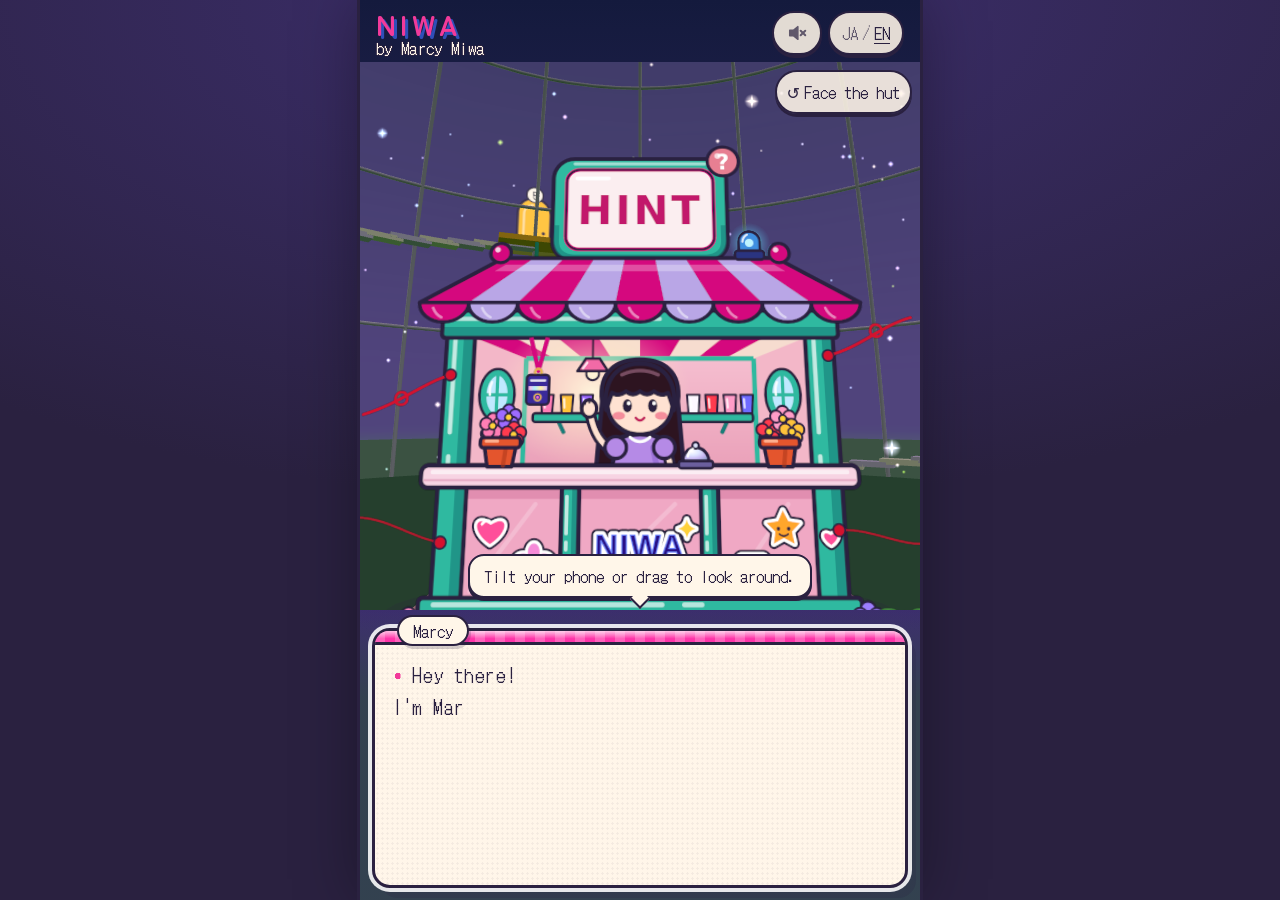
<file: index.html>
<!doctype html>
<html lang="ja">
<head>
  <meta charset="utf-8">
  <meta name="viewport" content="width=device-width, initial-scale=1, viewport-fit=cover">
  <title>NIWA by Marcy Miwa — ヒント小屋</title>
  <meta name="description" content="こんにちは！まーしーです！ — NIWA（塔の中の温室）のヒント小屋。スマホ版。">
  <meta name="theme-color" content="#2a2140">
  <meta property="og:title" content="NIWA by Marcy Miwa">
  <meta property="og:description" content="こんにちは！まーしーです！">
  <meta property="og:type" content="website">
  <meta property="og:url" content="https://marcymiwa.github.io/node/">
  <meta property="og:image" content="https://marcymiwa.github.io/node/assets/img/ogp.png">
  <meta name="twitter:image" content="https://marcymiwa.github.io/node/assets/img/ogp.png">
  <meta name="twitter:card" content="summary_large_image">
  <link rel="icon" href="assets/img/favicon.svg" type="image/svg+xml">
  <link rel="preconnect" href="https://fonts.googleapis.com">
  <link rel="preconnect" href="https://fonts.gstatic.com" crossorigin>
  <link rel="stylesheet" href="https://fonts.googleapis.com/css2?family=DotGothic16&family=Zen+Maru+Gothic:wght@500;700&display=swap">
  <link rel="stylesheet" href="assets/css/hut.css">
</head>
<body>
  <a class="skip" href="list.html" data-i18n="skipToList">もじだけの ページへ</a>

  <div class="app" id="app" data-tod="day">
    <!-- 上: 小屋の中（シーン） -->
    <header class="topbar">
      <h1 class="logo"><span class="logo-niwa">NIWA</span><span class="logo-by" data-i18n="by">by Marcy Miwa</span></h1>
      <div class="toggles">
        <button class="chip" id="soundToggle" type="button" aria-pressed="false" data-i18n-aria="soundLabel" aria-label="おと">
          <svg class="chip-icon" viewBox="0 0 24 24" aria-hidden="true"><path d="M4 9h4l5-4v14l-5-4H4z" fill="currentColor" stroke="currentColor" stroke-width="1.5" stroke-linejoin="round"/><g class="waves" fill="none" stroke="currentColor" stroke-width="2" stroke-linecap="round"><path d="M16 9.5a3.5 3.5 0 0 1 0 5"/><path d="M18.5 7a7 7 0 0 1 0 10"/></g><g class="mute" stroke="currentColor" stroke-width="2.2" stroke-linecap="round"><path d="M16 9.5l5 5M21 9.5l-5 5"/></g></svg><span class="chip-state" data-i18n="soundOff">OFF</span>
        </button>
        <button class="chip" id="langToggle" type="button" data-i18n-aria="langLabel" aria-label="ことば">
          <span lang="ja">JA</span><span class="sep" aria-hidden="true">/</span><span lang="en">EN</span>
        </button>
      </div>
    </header>

    <main class="stage" id="stage" aria-label="ヒント小屋">
      <div class="sky" aria-hidden="true">
        <div class="sun"></div>
        <canvas class="glitter" id="glitter"></canvas>
      </div>
      <svg class="dome" viewBox="0 0 400 400" preserveAspectRatio="xMidYMax slice" aria-hidden="true" id="dome"></svg>
      <div class="doors" id="doors"></div>
      <div class="scene" id="scene">
        <!-- 小屋とまーしーは scene.js が描く -->
      </div>
      <p class="bubble" id="bubble" role="status" aria-live="polite"></p>
      <div class="look-ctl" id="lookCtl" hidden>
        <button class="chip" id="gyroBtn" type="button" hidden><span aria-hidden="true">📱</span> <span data-i18n="gyro">かたむけて みる</span></button>
        <button class="chip" id="recenterBtn" type="button"><span aria-hidden="true">↺</span> <span data-i18n="recenter">しょうめん</span></button>
      </div>
    </main>

    <!-- 下: マーシーの窓 -->
    <section class="window-wrap" aria-label="マーシーの窓" id="windowWrap">
      <button class="talk-btn" id="talkBtn" type="button" hidden><span aria-hidden="true">💬</span> <span data-i18n="talkAgain">はなす</span></button>
      <div class="window" id="window">
        <span class="speaker" id="speaker">まーしー</span>
        <div class="window-head">
          <button class="back" id="backBtn" type="button" hidden><span aria-hidden="true">◀</span> <span data-i18n="back">もどる</span></button>
        </div>
        <div class="window-body" id="windowBody">
          <p class="sr-only" id="srLine" aria-live="polite" aria-atomic="true"></p>
          <p class="line" id="line" aria-hidden="true"></p>
          <span class="more" id="more" aria-hidden="true">▼</span>
        </div>
        <nav class="menu" id="menu" hidden></nav>
      </div>
    </section>

    <!-- 作品の窓 -->
    <div class="sheet" id="sheet" role="dialog" aria-modal="true" aria-labelledby="sheetTitle" hidden>
      <div class="sheet-card">
        <button class="sheet-close" id="sheetClose" type="button" data-i18n-aria="close" aria-label="とじる">×</button>
        <div class="sheet-scroll" id="sheetScroll"></div>
      </div>
    </div>

    <noscript>
      <p class="noscript">JavaScript が オフのようです。<a href="list.html">もじだけの ページ</a>で さくひんを みられます。</p>
    </noscript>
  </div>

  <script type="module" src="assets/js/app.js"></script>
</body>
</html>
</file>
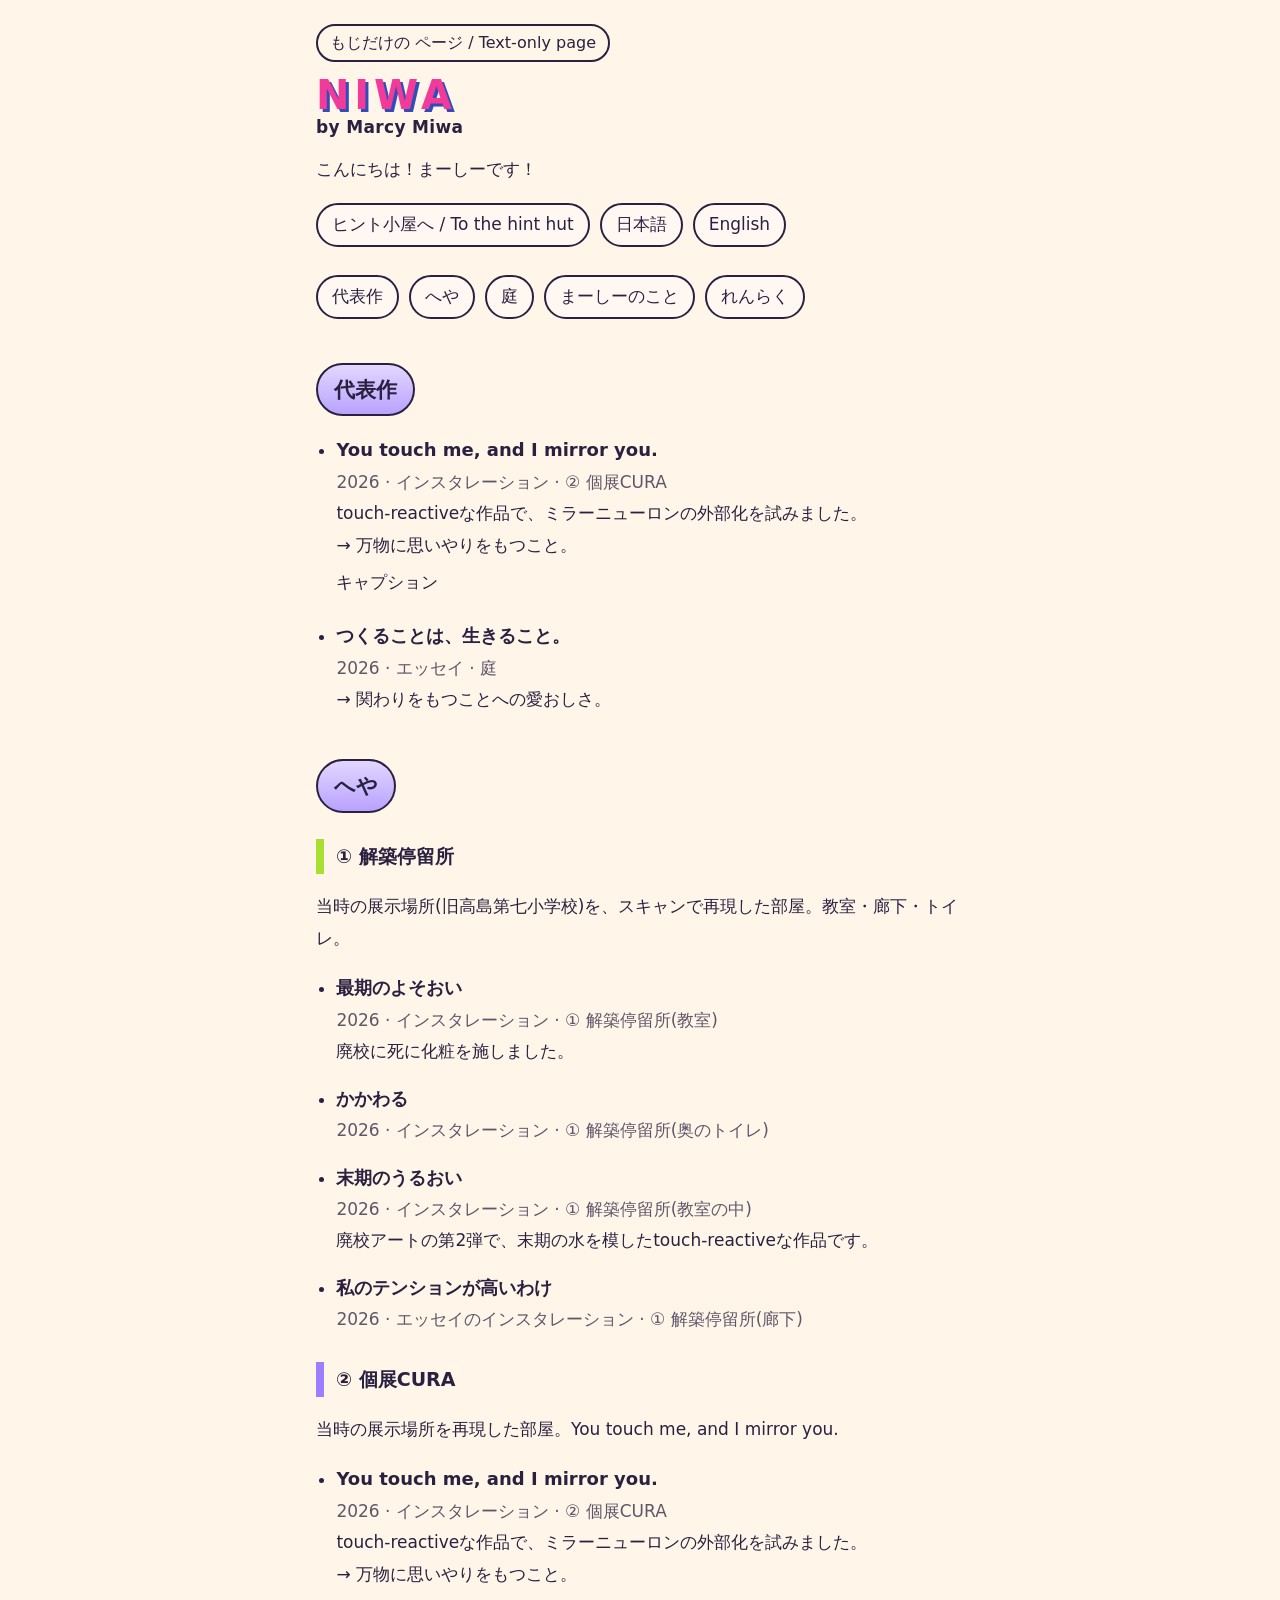
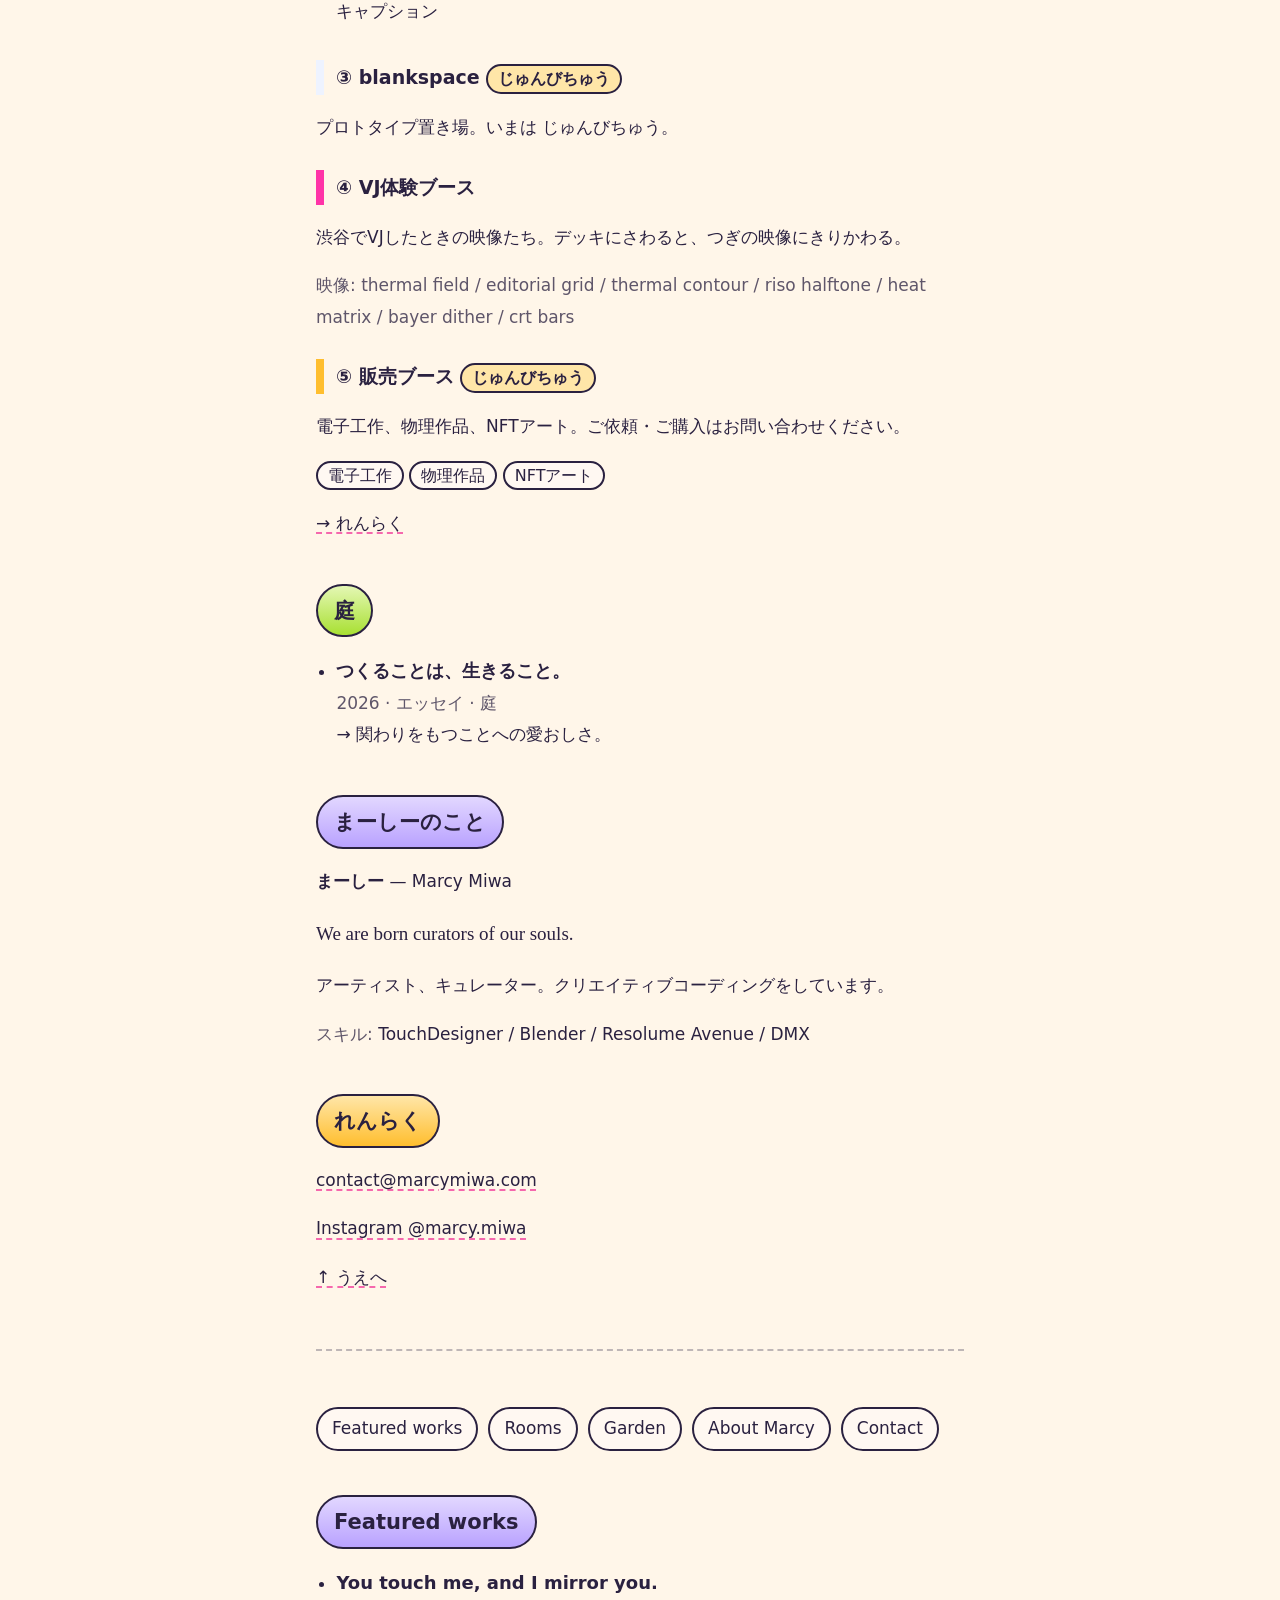
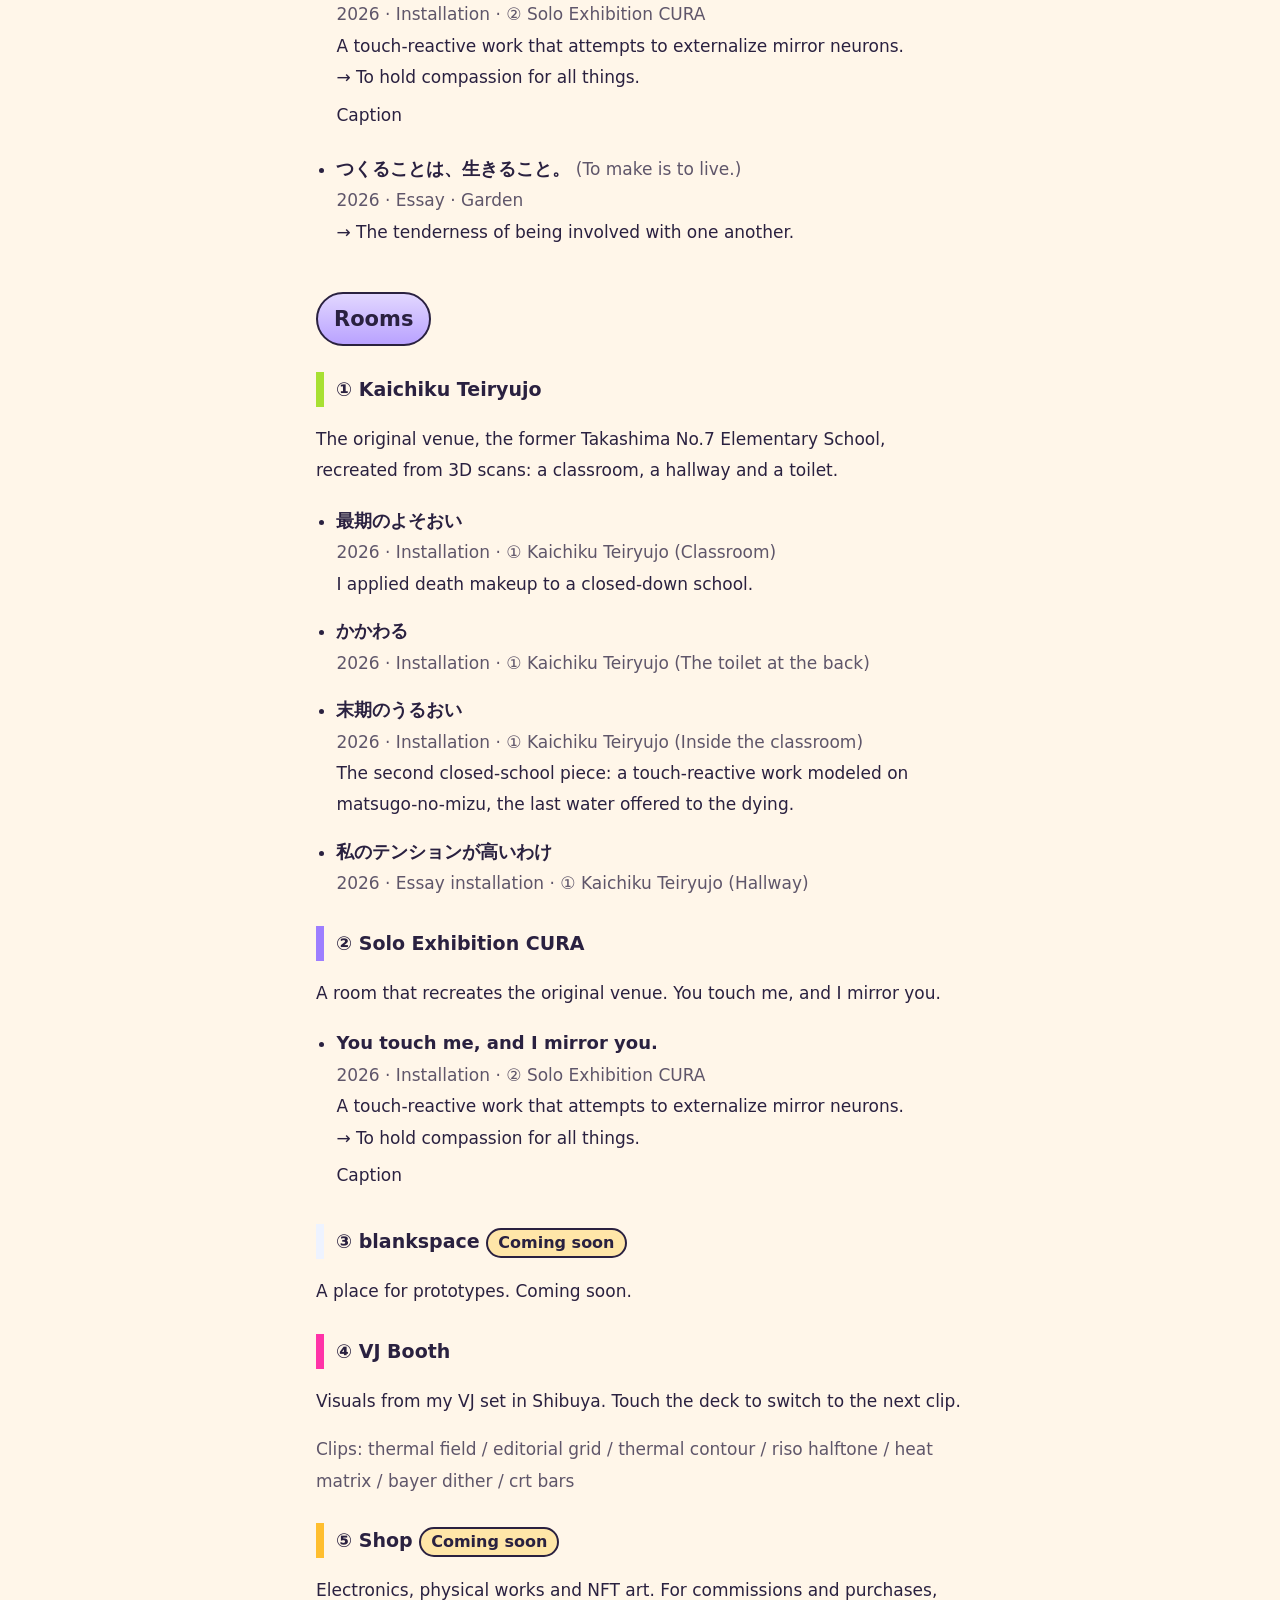
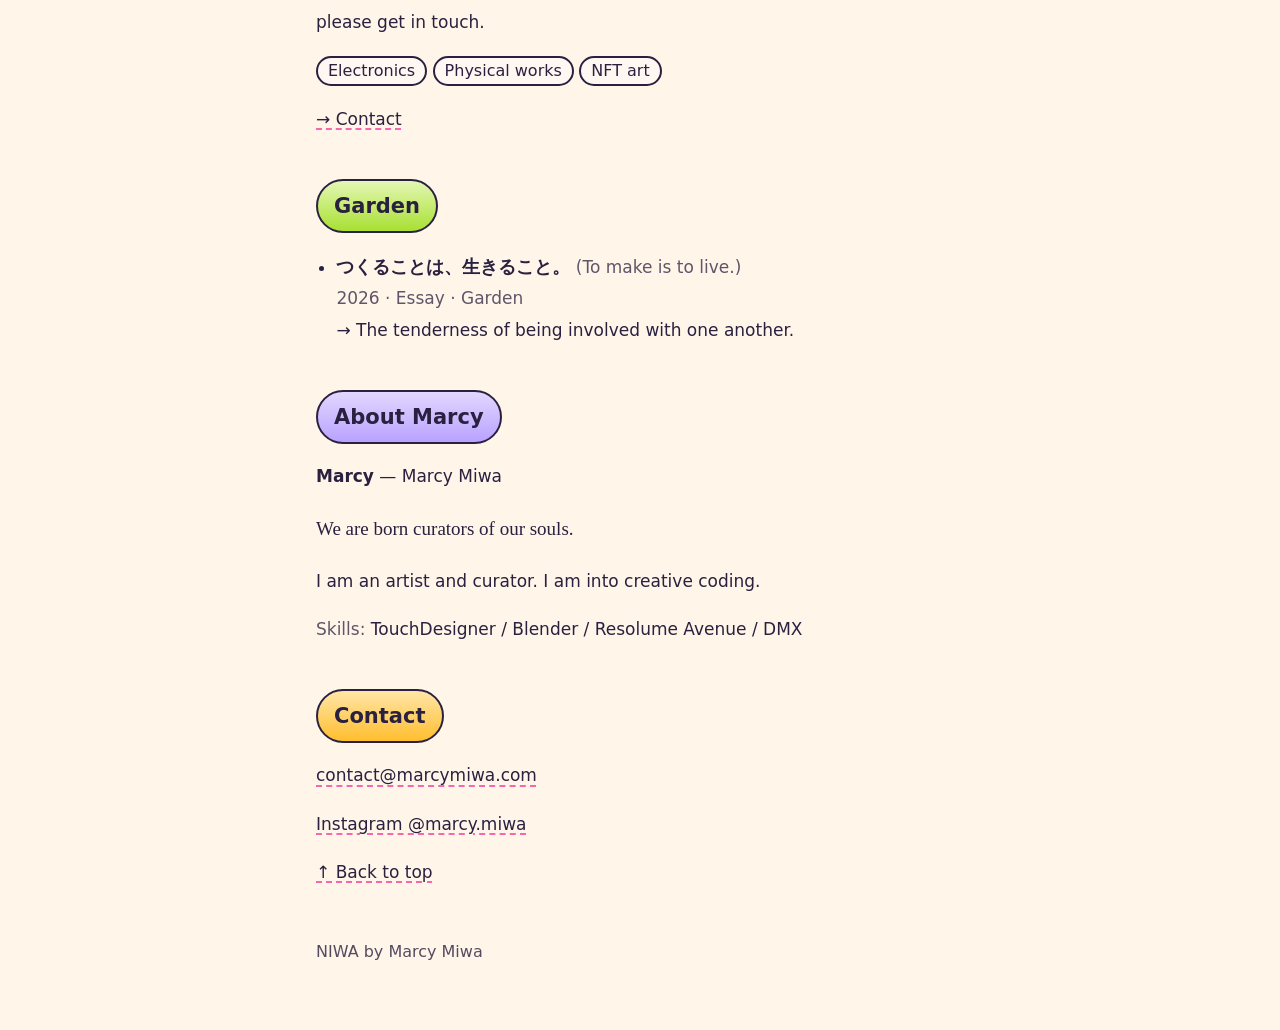
<file: list.html>
<!doctype html>
<html lang="ja">
<head>
<meta charset="utf-8">
<meta name="viewport" content="width=device-width, initial-scale=1">
<title>NIWA by Marcy Miwa — もじだけのページ / Text-only page</title>
<meta name="description" content="こんにちは！まーしーです！ 作品の一覧(文字だけの版)。">
<meta property="og:title" content="NIWA by Marcy Miwa">
<meta property="og:description" content="こんにちは！まーしーです！">
<link rel="icon" href="assets/img/favicon.svg" type="image/svg+xml">
<style>
:root { --ink:#2a2140; --paper:#fff6e9; --pink:#f23a9a; --blue:#2f4fb8; --lilac:#9d7eff; --lime:#a8e032; --sun:#ffbe2e; }
* { box-sizing: border-box; }
body { margin:0; background:var(--paper); color:var(--ink); font: 17px/1.85 "Hiragino Maru Gothic ProN","Hiragino Sans","Yu Gothic","Noto Sans JP",system-ui,sans-serif; }
main { max-width: 680px; margin: 0 auto; padding: 24px 16px 64px; }
.kind { display:inline-block; margin:0 0 10px; padding:2px 12px; border:2px solid var(--ink); border-radius:999px; font-size:16px; }
h1 { font-size: 40px; line-height:1.15; margin: 0 0 4px; color: var(--pink); text-shadow: 3px 3px 0 var(--blue); letter-spacing:.12em; }
h1 small { display:block; font-size:17px; color: var(--ink); text-shadow:none; letter-spacing:.02em; }
h2 { font-size: 21px; margin: 44px 0 10px; padding: 6px 16px 5px; width: fit-content; border: 2px solid var(--ink); border-radius: 999px; background: linear-gradient(180deg,#e2d7ff,#b9a2ff); }
h2.garden { background: linear-gradient(180deg,#e4f7b4,var(--lime)); }
h2.contact { background: linear-gradient(180deg,#ffe6a8,var(--sun)); }
h3 { font-size: 19px; margin: 26px 0 4px; padding-left: 12px; border-left: 8px solid var(--c, var(--lilac)); }
a { color: var(--ink); text-decoration: underline dashed var(--pink); text-underline-offset: 4px; }
a:focus-visible, summary:focus-visible { outline: 3px dashed var(--pink); outline-offset: 3px; }
ul { padding-left: 1.2em; }
li { margin: 0 0 14px; }
.wt { font-size: 18px; }
.m { opacity:.75; }
.badge, .pill { display:inline-block; padding: 0 10px; border:2px solid var(--ink); border-radius:999px; font-size:16px; line-height:1.6; background:#ffe6a8; }
.pill { background:#fff8f2; }
.motto { font-family: "Hiragino Mincho ProN","Yu Mincho",serif; font-size: 19px; }
.deep { font-family: "Hiragino Mincho ProN","Yu Mincho",serif; line-height: 2.05; }
details summary { cursor: pointer; min-height: 44px; display:flex; align-items:center; }
nav { display:flex; flex-wrap:wrap; gap:10px; margin: 12px 0 0; }
nav a { display:inline-flex; align-items:center; min-height:44px; padding:0 14px; border:2px solid var(--ink); border-radius:999px; text-decoration:none; background:#fff8f2; }
.toc { margin-top: 28px; }
hr { border:0; border-top: 2px dashed rgba(42,33,64,.3); margin: 56px 0; }
footer { margin-top: 48px; font-size:16px; opacity:.8; }
</style>
</head>
<body>
<main id="top">
<p class="kind">もじだけの ページ / Text-only page</p>
<h1>NIWA <small>by Marcy Miwa</small></h1>
<p>こんにちは！まーしーです！</p>
<nav aria-label="Language / ヒント小屋"><a href="index.html">ヒント小屋へ / To the hint hut</a><a href="#ja" lang="ja">日本語</a><a href="#en" lang="en">English</a></nav>
<article lang="ja" id="ja">
<nav class="toc" aria-label="もくじ"><a href="#ja-featured">代表作</a><a href="#ja-rooms">へや</a><a href="#ja-garden">庭</a><a href="#ja-about">まーしーのこと</a><a href="#ja-contact">れんらく</a></nav>
<h2 id="ja-featured">代表作</h2>
<ul><li><strong class="wt">You touch me, and I mirror you.</strong><br><span class="m">2026 · インスタレーション · ② 個展CURA</span><br>touch-reactiveな作品で、ミラーニューロンの外部化を試みました。<br>→ 万物に思いやりをもつこと。<details><summary>キャプション</summary><p class="deep">どうぞ、そっとお花に<br>あるいはだれかに触れてみてください。<br>触れると空間に光が広がります。<br>それはお花が喜んでいるように 見えるかもしれませんが、<br>あなた自身の心の中に生まれた 「よろこび」の形でもあります。<br>私たちには、他者の感情を鏡のように映し出す<br>不思議な働きがあります。<br>あなたが触れて生まれた優しい光は<br>それを見た誰かの心にも反射し<br>あたたかな癒しを届けます。<br>誰かを大切に思うことはあなたをCURAすること あなたを大切に思うことは誰かをCURAすること 私とあなた、ヒトとモノ。<br>触れ合うことで境界線は静かに溶け合い、<br>あなたの幸せが、いつの間にか誰かを癒していく。<br>ここから始まる、絶え間ない 「癒し」の循環に<br>どうかゆっくりと身をゆだねてみてください。</p></details></li>
<li><strong class="wt">つくることは、生きること。</strong><br><span class="m">2026 · エッセイ · 庭</span><br>→ 関わりをもつことへの愛おしさ。</li></ul>
<h2 id="ja-rooms">へや</h2>
<section class="room" style="--c:#a8e032"><h3>① 解築停留所</h3>
<p>当時の展示場所(旧高島第七小学校)を、スキャンで再現した部屋。教室・廊下・トイレ。</p>
<ul><li><strong class="wt">最期のよそおい</strong><br><span class="m">2026 · インスタレーション · ① 解築停留所(教室)</span><br>廃校に死に化粧を施しました。</li>
<li><strong class="wt">かかわる</strong><br><span class="m">2026 · インスタレーション · ① 解築停留所(奥のトイレ)</span></li>
<li><strong class="wt">末期のうるおい</strong><br><span class="m">2026 · インスタレーション · ① 解築停留所(教室の中)</span><br>廃校アートの第2弾で、末期の水を模したtouch-reactiveな作品です。</li>
<li><strong class="wt">私のテンションが高いわけ</strong><br><span class="m">2026 · エッセイのインスタレーション · ① 解築停留所(廊下)</span></li></ul>

</section>
<section class="room" style="--c:#9d7eff"><h3>② 個展CURA</h3>
<p>当時の展示場所を再現した部屋。You touch me, and I mirror you.</p>
<ul><li><strong class="wt">You touch me, and I mirror you.</strong><br><span class="m">2026 · インスタレーション · ② 個展CURA</span><br>touch-reactiveな作品で、ミラーニューロンの外部化を試みました。<br>→ 万物に思いやりをもつこと。<details><summary>キャプション</summary><p class="deep">どうぞ、そっとお花に<br>あるいはだれかに触れてみてください。<br>触れると空間に光が広がります。<br>それはお花が喜んでいるように 見えるかもしれませんが、<br>あなた自身の心の中に生まれた 「よろこび」の形でもあります。<br>私たちには、他者の感情を鏡のように映し出す<br>不思議な働きがあります。<br>あなたが触れて生まれた優しい光は<br>それを見た誰かの心にも反射し<br>あたたかな癒しを届けます。<br>誰かを大切に思うことはあなたをCURAすること あなたを大切に思うことは誰かをCURAすること 私とあなた、ヒトとモノ。<br>触れ合うことで境界線は静かに溶け合い、<br>あなたの幸せが、いつの間にか誰かを癒していく。<br>ここから始まる、絶え間ない 「癒し」の循環に<br>どうかゆっくりと身をゆだねてみてください。</p></details></li></ul>

</section>
<section class="room" style="--c:#eef3ff"><h3>③ blankspace <span class="badge">じゅんびちゅう</span></h3>
<p>プロトタイプ置き場。いまは じゅんびちゅう。</p>


</section>
<section class="room" style="--c:#ff33a8"><h3>④ VJ体験ブース</h3>
<p>渋谷でVJしたときの映像たち。デッキにさわると、つぎの映像にきりかわる。</p>


<p class="m">映像: thermal field / editorial grid / thermal contour / riso halftone / heat matrix / bayer dither / crt bars</p></section>
<section class="room" style="--c:#ffbe2e"><h3>⑤ 販売ブース <span class="badge">じゅんびちゅう</span></h3>
<p>電子工作、物理作品、NFTアート。ご依頼・ご購入はお問い合わせください。</p>

<p><span class="pill">電子工作</span> <span class="pill">物理作品</span> <span class="pill">NFTアート</span></p><p><a href="#ja-contact">→ れんらく</a></p>
</section>
<h2 id="ja-garden" class="garden">庭</h2>

<ul><li><strong class="wt">つくることは、生きること。</strong><br><span class="m">2026 · エッセイ · 庭</span><br>→ 関わりをもつことへの愛おしさ。</li></ul>
<h2 id="ja-about">まーしーのこと</h2>
<p><strong>まーしー</strong> — Marcy Miwa</p>
<p class="motto">We are born curators of our souls.</p>
<p>アーティスト、キュレーター。クリエイティブコーディングをしています。</p>
<p><span class="m">スキル:</span> TouchDesigner / Blender / Resolume Avenue / DMX</p>
<h2 id="ja-contact" class="contact">れんらく</h2>
<p><a href="mailto:contact@marcymiwa.com">contact@marcymiwa.com</a></p>
<p><a href="https://www.instagram.com/marcy.miwa/" rel="noopener">Instagram @marcy.miwa</a></p>

<p><a href="#top">↑ うえへ</a></p>
</article>
<hr>
<article lang="en" id="en">
<nav class="toc" aria-label="Contents"><a href="#en-featured">Featured works</a><a href="#en-rooms">Rooms</a><a href="#en-garden">Garden</a><a href="#en-about">About Marcy</a><a href="#en-contact">Contact</a></nav>
<h2 id="en-featured">Featured works</h2>
<ul><li><strong class="wt">You touch me, and I mirror you.</strong><br><span class="m">2026 · Installation · ② Solo Exhibition CURA</span><br>A touch-reactive work that attempts to externalize mirror neurons.<br>→ To hold compassion for all things.<details><summary>Caption</summary><p class="deep">Please, gently touch the flowers,<br>or perhaps someone beside you.<br>As you touch, light spreads across the space.<br>It may seem as though the flowers are rejoicing, but it is also the shape of the &quot;joy&quot;<br>born within your own heart.<br>We possess a wondrous ability<br>to reflect the emotions of others like a mirror.<br>The gentle light born from your touch will reflect in the hearts of those who see it, delivering a warm sense of healing.<br>To cherish someone is to CURA yourself.<br>To cherish yourself is to CURA someone else. You and I, people and things.<br>Through touch, our boundaries quietly melt away, and your happiness, before you know it, heals another. Please, slowly surrender yourself to this endless cycle of healing that begins right here.</p></details></li>
<li><strong class="wt">つくることは、生きること。</strong> <span class="m">(To make is to live.)</span><br><span class="m">2026 · Essay · Garden</span><br>→ The tenderness of being involved with one another.</li></ul>
<h2 id="en-rooms">Rooms</h2>
<section class="room" style="--c:#a8e032"><h3>① Kaichiku Teiryujo</h3>
<p>The original venue, the former Takashima No.7 Elementary School, recreated from 3D scans: a classroom, a hallway and a toilet.</p>
<ul><li><strong class="wt">最期のよそおい</strong><br><span class="m">2026 · Installation · ① Kaichiku Teiryujo (Classroom)</span><br>I applied death makeup to a closed-down school.</li>
<li><strong class="wt">かかわる</strong><br><span class="m">2026 · Installation · ① Kaichiku Teiryujo (The toilet at the back)</span></li>
<li><strong class="wt">末期のうるおい</strong><br><span class="m">2026 · Installation · ① Kaichiku Teiryujo (Inside the classroom)</span><br>The second closed-school piece: a touch-reactive work modeled on matsugo-no-mizu, the last water offered to the dying.</li>
<li><strong class="wt">私のテンションが高いわけ</strong><br><span class="m">2026 · Essay installation · ① Kaichiku Teiryujo (Hallway)</span></li></ul>

</section>
<section class="room" style="--c:#9d7eff"><h3>② Solo Exhibition CURA</h3>
<p>A room that recreates the original venue. You touch me, and I mirror you.</p>
<ul><li><strong class="wt">You touch me, and I mirror you.</strong><br><span class="m">2026 · Installation · ② Solo Exhibition CURA</span><br>A touch-reactive work that attempts to externalize mirror neurons.<br>→ To hold compassion for all things.<details><summary>Caption</summary><p class="deep">Please, gently touch the flowers,<br>or perhaps someone beside you.<br>As you touch, light spreads across the space.<br>It may seem as though the flowers are rejoicing, but it is also the shape of the &quot;joy&quot;<br>born within your own heart.<br>We possess a wondrous ability<br>to reflect the emotions of others like a mirror.<br>The gentle light born from your touch will reflect in the hearts of those who see it, delivering a warm sense of healing.<br>To cherish someone is to CURA yourself.<br>To cherish yourself is to CURA someone else. You and I, people and things.<br>Through touch, our boundaries quietly melt away, and your happiness, before you know it, heals another. Please, slowly surrender yourself to this endless cycle of healing that begins right here.</p></details></li></ul>

</section>
<section class="room" style="--c:#eef3ff"><h3>③ blankspace <span class="badge">Coming soon</span></h3>
<p>A place for prototypes. Coming soon.</p>


</section>
<section class="room" style="--c:#ff33a8"><h3>④ VJ Booth</h3>
<p>Visuals from my VJ set in Shibuya. Touch the deck to switch to the next clip.</p>


<p class="m">Clips: thermal field / editorial grid / thermal contour / riso halftone / heat matrix / bayer dither / crt bars</p></section>
<section class="room" style="--c:#ffbe2e"><h3>⑤ Shop <span class="badge">Coming soon</span></h3>
<p>Electronics, physical works and NFT art. For commissions and purchases, please get in touch.</p>

<p><span class="pill">Electronics</span> <span class="pill">Physical works</span> <span class="pill">NFT art</span></p><p><a href="#en-contact">→ Contact</a></p>
</section>
<h2 id="en-garden" class="garden">Garden</h2>

<ul><li><strong class="wt">つくることは、生きること。</strong> <span class="m">(To make is to live.)</span><br><span class="m">2026 · Essay · Garden</span><br>→ The tenderness of being involved with one another.</li></ul>
<h2 id="en-about">About Marcy</h2>
<p><strong>Marcy</strong> — Marcy Miwa</p>
<p class="motto">We are born curators of our souls.</p>
<p>I am an artist and curator. I am into creative coding.</p>
<p><span class="m">Skills:</span> TouchDesigner / Blender / Resolume Avenue / DMX</p>
<h2 id="en-contact" class="contact">Contact</h2>
<p><a href="mailto:contact@marcymiwa.com">contact@marcymiwa.com</a></p>
<p><a href="https://www.instagram.com/marcy.miwa/" rel="noopener">Instagram @marcy.miwa</a></p>

<p><a href="#top">↑ Back to top</a></p>
</article>
<footer>NIWA by Marcy Miwa</footer>
</main>
</body>
</html>
</file>
<file: assets/css/hut.css>
/* NIWA — ヒント小屋（スマホ版）
   色・文字はPC版のUIの着せかえ（ui/skin.js・desk.json）のトークンに合わせる。
   本文は16px以上（PC版の mobile_check と同じ基準）。 */

:root {
  --ink: #2a2140;
  --paper: #fff6e9;
  --pearl: #fff8f2;
  --frost: #eef3ff;
  --riso-blue: #2f4fb8;
  --riso-pink: #f23a9a;
  --magenta: #ff33a8;
  --mint: #33d6b4;
  --lilac: #9d7eff;
  --lime: #a8e032;
  --sun: #ffbe2e;
  --orange: #ff6a2b;
  --cobalt: #6f86ff;
  --thread: #d4122e;

  --window-bg: #fff6e9;
  --window-ink: #2a2140;
  --window-edge: #2a2140;
  --win-shadow: 0 0 0 4px rgba(255, 255, 255, .88), 8px 10px 0 rgba(42, 33, 64, .2);
  --grain: radial-gradient(rgba(42, 33, 64, .05) 1px, transparent 1.2px);
  --window-hi: #ffffff;
  --cursor: #f23a9a;

  --sky-top: #8fc8ff;
  --sky-bottom: #ffe7c7;
  --ground: #9fd38a;
  --ground-dark: #6fae63;
  --glass: rgba(255, 255, 255, .35);
  --frame: #f4efe6;

  --font-dot: "DotGothic16", "Hiragino Maru Gothic ProN", "Hiragino Sans", "Yu Gothic", "Noto Sans JP", system-ui, sans-serif;
  --font-round: "Zen Maru Gothic", "Hiragino Maru Gothic ProN", "Hiragino Sans", "Yu Gothic", "Noto Sans JP", system-ui, sans-serif;
  --font-serif: "Hiragino Mincho ProN", "Yu Mincho", "Noto Serif JP", "Cormorant Garamond", serif;
  --min-font: 16px;
  --radius: 14px;
  --gutter: 16px;
  --safe-b: env(safe-area-inset-bottom, 0px);
  --safe-t: env(safe-area-inset-top, 0px);
}

/* 時間帯の空（PC版の「空の時計」にならって 4 つ） */
.app[data-tod="dawn"]  { --sky-top: #b9a6ff; --sky-bottom: #ffd0c2; --ground: #a6d692; --glass: rgba(255,255,255,.32); }
.app[data-tod="day"]   { --sky-top: #8fc8ff; --sky-bottom: #ffeccc; --ground: #9fd38a; --glass: rgba(255,255,255,.35); }
.app[data-tod="dusk"]  { --sky-top: #6b5bd6; --sky-bottom: #ffad7a; --ground: #8cbf7e; --glass: rgba(255,230,210,.28); }
.app[data-tod="night"] { --sky-top: #141a3d; --sky-bottom: #3d2f6e; --ground: #3f6a52; --ground-dark: #2c4d3b; --glass: rgba(180,200,255,.18); --frame: #b9b3d6; }

*, *::before, *::after { box-sizing: border-box; }
[hidden] { display: none !important; }
.sr-only { position: absolute !important; width: 1px; height: 1px; margin: -1px; padding: 0; overflow: hidden; clip: rect(0 0 0 0); white-space: nowrap; border: 0; }

html, body { height: 100%; }

body {
  margin: 0;
  background: var(--ink);
  color: var(--window-ink);
  font-family: var(--font-dot);
  font-size: var(--min-font);
  line-height: 1.7;
  -webkit-text-size-adjust: 100%;
  -webkit-tap-highlight-color: transparent;
  overflow: hidden;
}

button { font: inherit; color: inherit; }

.skip {
  position: absolute; left: 8px; top: -60px; z-index: 50;
  background: var(--window-bg); color: var(--window-ink);
  padding: 8px 14px; border-radius: 999px; border: 2px solid var(--window-edge);
  text-decoration: none;
}
.skip:focus { top: 8px; }

.app {
  position: relative;
  display: flex; flex-direction: column;
  height: 100vh; height: 100dvh;
  max-width: 560px; margin: 0 auto;
  background: linear-gradient(180deg, var(--sky-top), var(--sky-bottom) 70%);
  overflow: hidden;
  transition: background 1.2s ease;
}

/* ---------- 上のバー ---------- */
.topbar {
  position: relative; z-index: 6;
  display: flex; align-items: center; justify-content: space-between; gap: 8px;
  padding: calc(10px + var(--safe-t)) var(--gutter) 6px;
}
.logo {
  margin: 0; display: flex; flex-direction: column; align-items: flex-start; gap: 2px; white-space: nowrap;
  font-weight: 400; font-size: 22px; line-height: 1; letter-spacing: .08em;
  color: var(--window-bg);
}
.logo-niwa { font-family: var(--font-round); font-weight: 700; font-size: 28px; letter-spacing: .16em; color: var(--riso-pink); text-shadow: 3px 3px 0 var(--riso-blue); }
.logo-by { font-size: 16px; letter-spacing: .02em; color: var(--window-bg); text-shadow: 0 1px 0 var(--window-edge), 1px 0 0 var(--window-edge), -1px 0 0 var(--window-edge), 0 -1px 0 var(--window-edge); }
.toggles { display: flex; gap: 6px; }
.chip {
  display: inline-flex; align-items: center; gap: 4px;
  min-height: 44px; padding: 4px 12px;
  border-radius: 999px; border: 2px solid var(--window-edge);
  background: color-mix(in srgb, var(--window-bg) 88%, transparent);
  font-size: 16px; line-height: 1; cursor: pointer; white-space: nowrap;
  box-shadow: 0 3px 0 var(--window-edge);
}
.chip-icon { width: 22px; height: 22px; display: block; }
#soundToggle[aria-pressed="false"] .waves, #soundToggle[aria-pressed="true"] .mute { display: none; }
#soundToggle .chip-state { position: absolute; width: 1px; height: 1px; overflow: hidden; clip: rect(0 0 0 0); }
#soundToggle { position: relative; min-width: 44px; justify-content: center; }
#soundToggle[aria-pressed="false"] .chip-icon { opacity: .7; }
.chip:active { transform: translateY(2px); box-shadow: 0 1px 0 var(--window-edge); }
.chip:focus-visible, .menu .item:focus-visible, .talk-btn:focus-visible, .back:focus-visible, .sheet-close:focus-visible, .link-btn:focus-visible {
  outline: 3px solid var(--cursor); outline-offset: 2px;
}
/* 空の うえでも 見えるように こい 線 + あかるい ふち */
.chip:focus-visible, .door:focus-visible {
  outline: 3px solid var(--window-edge); outline-offset: 2px;
  box-shadow: 0 0 0 7px var(--window-bg);
}
.chip .sep { opacity: .45; }
.chip [lang] { opacity: .7; }
.chip [lang].on { opacity: 1; text-decoration: underline; text-underline-offset: 3px; }
.chip[aria-pressed="true"] { background: var(--sun); }

/* ---------- ステージ（小屋の中） ---------- */
.stage {
  position: relative; flex: 1 1 auto; min-height: 180px;
  overflow: hidden;
}
.sky { position: absolute; inset: 0; }
.sun {
  position: absolute; right: 14%; top: 8%;
  width: 46px; height: 46px; border-radius: 50%;
  background: radial-gradient(circle at 40% 40%, #fffbe6, var(--sun) 60%, transparent 62%);
  filter: drop-shadow(0 0 18px rgba(255, 210, 120, .8));
  transition: all 1.2s ease;
}
.app[data-tod="night"] .sun {
  background: radial-gradient(circle at 60% 40%, transparent 34%, #fff7d8 36%, #f5e7a8 60%, transparent 62%);
  filter: drop-shadow(0 0 14px rgba(255, 245, 200, .6));
}
.app[data-tod="dusk"] .sun { top: 30%; background: radial-gradient(circle, #fff1d6, var(--orange) 60%, transparent 62%); }
.app[data-tod="dawn"] .sun { top: 34%; right: 70%; }

.glitter { position: absolute; inset: 0; width: 100%; height: 100%; pointer-events: none; }

.dome { position: absolute; inset: 0; width: 100%; height: 100%; }
.dome .lattice { stroke: var(--frame); stroke-width: 2.2; fill: none; opacity: .75; }
.dome .pane { fill: var(--glass); }
.dome .ground { fill: var(--ground); }
.dome .ground-edge { fill: var(--ground-dark); }

.scene {
  position: absolute; left: 50%; bottom: 0;
  height: min(100%, 92vw, 400px); aspect-ratio: 1 / 1;
  transform: translateX(-50%);
}
.scene svg { display: block; width: 100%; height: 100%; overflow: visible; }
/* 小屋の絵の 四角が とびらへの タップを ふさがないように（まーしーと かんばんだけ さわれる） */
.scene, .scene svg { pointer-events: none; }
.scene .marcy, .scene .hut-sign { pointer-events: auto; }
.doors { position: absolute; inset: 0; z-index: 3; pointer-events: none; }
.door {
  position: absolute; pointer-events: auto;
  width: 48px; height: 56px; padding: 0; margin: 0;
  background: none; border: 0; cursor: pointer;
  display: flex; flex-direction: column; align-items: center; justify-content: flex-end;
}
.door svg { width: 44px; height: 38px; display: block; overflow: visible; filter: drop-shadow(0 2px 0 rgba(42, 33, 64, .25)); }
.door-no {
  display: grid; place-items: center; width: 22px; height: 22px; margin-bottom: -2px;
  border-radius: 50%; background: var(--window-bg); border: 2px solid var(--window-edge);
  font: 16px/1 var(--font-dot); color: var(--window-edge);
}
.door:active svg { transform: translateY(2px); }
.door:focus-visible { border-radius: 10px; }

.hut-sign { cursor: pointer; }
.marcy { cursor: pointer; transform-box: fill-box; transform-origin: 50% 100%; }
.marcy.bob { animation: bob 2.4s ease-in-out infinite; }
.marcy.hop { animation: hop .5s ease-out 1; }
@keyframes bob { 0%, 100% { transform: translateY(0); } 50% { transform: translateY(-2.5px); } }
@keyframes hop { 0% { transform: translateY(0); } 40% { transform: translateY(-12px); } 100% { transform: translateY(0); } }
.marcy .blink { animation: blink 4.6s infinite; transform-box: fill-box; transform-origin: 50% 50%; }
@keyframes blink { 0%, 93%, 100% { transform: scaleY(1); } 95% { transform: scaleY(.1); } }
.sprout { transform-box: fill-box; transform-origin: 50% 100%; animation: sway 3.2s ease-in-out infinite; }
.sprout:nth-of-type(2n) { animation-delay: -1.3s; }
@keyframes sway { 0%, 100% { transform: rotate(-4deg); } 50% { transform: rotate(4deg); } }

/* ふきだし */
.bubble {
  position: absolute; z-index: 4;
  /* 小屋に あわせて おく（かんばんの した・まーしーの あたまの うえ）。長い ときは よこに ひろげる */
  left: 50%; top: auto;
  bottom: calc(min(100%, 92vw, 400px) * .57 + 8px);
  transform: translate(-50%, 6px) scale(.96);
  width: max-content; max-width: min(92%, 380px);
  margin: 0; padding: 8px 14px;
  background: var(--window-bg); color: var(--window-ink);
  border: 2px solid var(--window-edge); border-radius: 16px;
  box-shadow: 0 3px 0 var(--window-edge);
  font-size: 16px; line-height: 1.5; text-align: center;
  opacity: 0; pointer-events: none;
  transition: opacity .25s ease, transform .25s ease;
}
.bubble::after {
  content: ""; position: absolute; left: 50%; bottom: -10px; width: 14px; height: 14px;
  background: var(--window-bg); border-right: 2px solid var(--window-edge); border-bottom: 2px solid var(--window-edge);
  transform: translateX(-50%) rotate(45deg);
}
.bubble.show { opacity: 1; transform: translate(-50%, 0) scale(1); }

/* ---------- マーシーの窓（MOTHER2 風） ---------- */
.window-wrap {
  position: relative; z-index: 5;
  flex: 0 1 auto; min-height: 0;
  display: flex; flex-direction: column;
  padding: 0 12px calc(12px + var(--safe-b));
  background: linear-gradient(180deg, transparent, color-mix(in srgb, var(--ground-dark) 60%, transparent) 30%);
}
.window {
  position: relative;
  flex: 0 1 auto; min-height: 0; max-height: 60dvh;
  display: flex; flex-direction: column;
  background-color: var(--window-bg); background-image: var(--grain); background-size: 5px 5px;
  color: var(--window-ink);
  border-radius: 18px;
  border: 3px solid var(--window-edge);
  box-shadow: var(--win-shadow);
  padding: 22px 16px 14px;
  margin-top: 18px;
  animation: pop .18s cubic-bezier(.2, 1.4, .4, 1) both;
}
@keyframes pop { from { transform: scale(.94); opacity: 0; } to { transform: none; opacity: 1; } }
/* マーシーの窓の バー（マゼンタの キャンディ） */
.window::before {
  content: ""; position: absolute; left: 0; right: 0; top: 0; height: 14px;
  border-radius: 15px 15px 0 0; border-bottom: 3px solid var(--window-edge);
  background:
    linear-gradient(rgba(255, 255, 255, .7), rgba(255, 255, 255, 0) 70%),
    repeating-linear-gradient(90deg, rgba(255, 255, 255, .22) 0 10px, transparent 10px 20px),
    var(--magenta);
  pointer-events: none;
}
.window.closed { display: none; }
.window-head {
  position: absolute; right: 12px; top: -22px; z-index: 2;
  display: flex; align-items: center; gap: 8px;
}
.speaker {
  position: absolute; z-index: 2; top: -16px; left: 22px;
  padding: 6px 14px 5px; border-radius: 999px;
  background: var(--window-bg); color: var(--window-ink);
  border: 2px solid var(--window-edge);
  box-shadow: 2px 3px 0 rgba(42, 33, 64, .2);
  font: 16px/1 var(--font-dot);
}
.talk-btn {
  display: flex; align-items: center; justify-content: center; gap: 8px;
  width: 100%; min-height: 56px; margin-top: 18px;
  border-radius: 18px; border: 3px solid var(--window-edge);
  background: linear-gradient(180deg, #ffd0e8, #ff8fc8); color: var(--window-ink);
  box-shadow: var(--win-shadow); font: 20px/1 var(--font-dot); cursor: pointer;
}
.talk-btn:active { transform: translateY(2px); }
.back {
  display: inline-flex; align-items: center; gap: 4px;
  min-height: 44px; padding: 0 12px;
  background: var(--window-bg); border: 2px solid var(--window-edge); border-radius: 999px;
  box-shadow: 2px 3px 0 rgba(42, 33, 64, .2);
  cursor: pointer; font-size: 16px;
}
.window-body {
  position: relative; flex: 0 1 auto;
  min-height: 0; padding: 6px 2px 4px;
  overflow-y: auto; overscroll-behavior: contain; -webkit-overflow-scrolling: touch;
  cursor: pointer;
}
.line {
  margin: 0; white-space: pre-wrap; word-break: normal; overflow-wrap: anywhere;
  font-size: 18px; line-height: 1.75; letter-spacing: .04em;
}
.line:not(:empty)::before { content: "• "; color: var(--riso-pink); }
.line .bullet { color: var(--cursor); }
.more {
  position: absolute; right: 4px; bottom: 0;
  color: var(--riso-pink); font-size: 16px;
  opacity: 0; animation: none;
}
.more.on { opacity: 1; animation: nudge .7s steps(2, end) infinite; }
@keyframes nudge { 0% { transform: translateY(0); } 100% { transform: translateY(3px); } }

.menu {
  display: grid; grid-template-columns: 1fr 1fr; gap: 2px 6px;
  flex: none;
  margin-top: 6px; padding-top: 8px;
  border-top: 2px dashed color-mix(in srgb, var(--window-edge) 35%, transparent);
  overflow-y: auto; overscroll-behavior: contain;
  -webkit-overflow-scrolling: touch;
}
.menu.one-col { grid-template-columns: 1fr; }
.menu .item {
  position: relative; color: inherit; text-decoration: none;
  display: flex; align-items: center; gap: 6px;
  min-height: 44px; padding: 4px 6px 4px 24px;
  background: transparent; border: 0; border-radius: 10px;
  text-align: left; font-size: 17px; line-height: 1.3; cursor: pointer; word-break: keep-all; overflow-wrap: anywhere;
}
.menu .item::before {
  content: "▶"; position: absolute; left: 6px; top: 50%;
  transform: translateY(-50%); font-size: 14px; color: var(--cursor);
  opacity: 0;
}
.menu .item::before { animation: cur 1s step-end infinite; }
@keyframes cur { 50% { visibility: hidden; } }
.menu .item:hover::before, .menu .item:focus-visible::before, .menu .item.cur::before { opacity: 1; }
.menu .item:hover, .menu .item.cur { background: color-mix(in srgb, var(--sun) 30%, transparent); border-radius: 999px; }
.menu .item:active { background: color-mix(in srgb, var(--sun) 55%, transparent); }
.menu .label { display: block; }
.menu .sub { display: block; font-size: 16px; opacity: .7; }
.menu .tag {
  margin-left: auto; padding: 0 8px; border-radius: 999px;
  font-size: 16px; line-height: 24px;
  color: var(--window-ink); background: #ffe6a8; border: 2px solid var(--window-edge);
  flex: 0 0 auto;
}
.menu .num {
  display: inline-grid; place-items: center; flex: 0 0 auto;
  width: 30px; height: 30px; border-radius: 50%;
  background: var(--room-color, var(--lilac)); color: var(--window-ink); font-size: 16px;
  border: 2px solid var(--window-edge);
}

/* ---------- 作品の窓（シート） ---------- */
.sheet {
  position: absolute; inset: 0; z-index: 20;
  display: flex; align-items: flex-end;
  background: rgba(30, 20, 50, .45);
  -webkit-backdrop-filter: blur(3px); backdrop-filter: blur(3px);
  padding: calc(56px + var(--safe-t)) 10px calc(10px + var(--safe-b));
  animation: fade .2s ease;
}
.sheet[hidden] { display: none; }
@keyframes fade { from { opacity: 0; } to { opacity: 1; } }
.sheet-card {
  position: relative; width: 100%; max-height: 100%;
  display: flex; flex-direction: column;
  background-color: var(--window-bg); background-image: var(--grain); background-size: 5px 5px;
  color: var(--window-ink);
  border: 3px solid var(--window-edge); border-radius: 20px;
  box-shadow: 0 0 0 4px rgba(255, 255, 255, .88), 10px 12px 0 rgba(42, 33, 64, .22);
  animation: rise .28s cubic-bezier(.2, .9, .3, 1.2);
  overflow: hidden;
}
/* 作品の窓の バー（ライラック + ホロ箔） */
.sheet-card::before {
  content: ""; flex: none; height: 52px; border-bottom: 3px solid var(--window-edge);
  background:
    linear-gradient(rgba(255, 255, 255, .75), rgba(255, 255, 255, 0) 60%),
    linear-gradient(115deg, rgba(255, 214, 242, .55), rgba(201, 246, 255, .55) 35%, rgba(255, 243, 184, .55) 65%, rgba(227, 212, 255, .55)),
    repeating-linear-gradient(180deg, rgba(255, 255, 255, .25) 0 2px, transparent 2px 5px),
    var(--room-color, var(--lilac));
  background-blend-mode: normal, overlay, normal, normal;
}
@keyframes rise { from { transform: translateY(40px); opacity: .4; } to { transform: none; opacity: 1; } }
.sheet-close {
  position: absolute; right: 8px; top: 4px; z-index: 2;
  width: 44px; height: 44px; border-radius: 50%;
  border: 3px solid var(--window-edge); color: var(--window-ink);
  background: radial-gradient(circle at 35% 30%, #fff 0 15%, #ffb3d9 42%, var(--magenta) 100%);
  box-shadow: 0 3px 0 rgba(42, 33, 64, .25);
  font: 24px/1 var(--font-dot); cursor: pointer;
}
.sheet-scroll {
  overflow-y: auto; overscroll-behavior: contain; -webkit-overflow-scrolling: touch;
  padding: 18px 18px 22px;
}
.work-kicker {
  display: inline-flex; flex-wrap: wrap; align-items: center; gap: 6px;
  margin: 0 0 8px; padding: 4px 14px 3px; border-radius: 999px;
  background: var(--window-bg); color: var(--window-ink); border: 2px solid var(--window-edge);
  box-shadow: 2px 3px 0 rgba(42, 33, 64, .16);
  font-size: 16px; line-height: 1.5;
}
.star { color: #c2186b; } /* かんばんの 字と おなじ。紙の うえで 5:1 くらい */
.work-title, .sheet-title {
  margin: 4px 0 4px; font-family: var(--font-round); font-weight: 700;
  font-size: 24px; line-height: 1.35; letter-spacing: .01em;
  text-shadow: 2px 2px 0 rgba(242, 58, 154, .32);
}
.work-sub { margin: 0 0 4px; font-family: var(--font-round); font-size: 17px; opacity: .8; }
.work-lede { margin: 0 0 12px; font-family: var(--font-round); font-weight: 500; font-size: 17px; line-height: 1.9; }
.work-label { margin: 14px 0 4px; font-size: 16px; }
.work-label::before { content: ""; display: inline-block; width: 9px; height: 9px; margin: 0 8px 1px 0; border-radius: 50%; background: var(--mint); border: 2px solid var(--window-edge); vertical-align: middle; }
.facts { margin: 14px 0; display: grid; grid-template-columns: max-content minmax(0, 1fr); gap: 0 18px; font-size: 16px; line-height: 1.6; }
.facts dt, .facts dd { margin: 0; padding: 6px 0; border-top: 2px dotted rgba(42, 33, 64, .25); }
.facts dt { opacity: .75; }
.deep { margin: 4px 0 0; font-family: var(--font-serif); font-size: 17px; line-height: 2.05; }
.sheet-foot { margin: 18px 0 0; display: flex; flex-wrap: wrap; gap: 8px; }
.clips, .chips { list-style: none; margin: 4px 0 12px; padding: 0; display: grid; gap: 8px; }
.clips li { display: flex; align-items: center; gap: 10px; font-size: 16px; }
.clip-sw { flex: none; width: 56px; height: 32px; border-radius: 8px; border: 2px solid var(--window-edge); }
.chips { grid-template-columns: repeat(auto-fill, minmax(120px, 1fr)); }
.chips li { padding: 8px 12px; border-radius: 999px; border: 2px solid var(--window-edge); background: var(--pearl); text-align: center; font-size: 16px; }
.work-meta { margin: 0 0 12px; font-size: 16px; opacity: .8; }
.work-visual {
  position: relative; margin: 0 0 14px; aspect-ratio: 4 / 3; border-radius: 12px; overflow: hidden;
  border: 2px solid var(--window-edge);
  background: var(--frost);
}
.work-visual svg, .work-visual img { display: block; width: 100%; height: 100%; object-fit: cover; }
.work-caption { margin: 0 0 12px; font-family: var(--font-round); font-weight: 500; font-size: 17px; line-height: 1.9; }
.work-point {
  margin: 14px 0; padding: 4px 14px 10px; border-radius: 14px;
  background: color-mix(in srgb, var(--sun) 22%, var(--window-bg));
  border: 2px dashed rgba(42, 33, 64, .3);
  font-family: var(--font-round); font-size: 17px;
}
.work-point p { margin: 0; }
.work-point p:last-child::before { content: "→ "; color: var(--riso-pink); }
.details { margin: 0 0 12px; border-top: 2px dashed color-mix(in srgb, var(--window-edge) 30%, transparent); }
.details summary {
  list-style: none; cursor: pointer; min-height: 44px; display: flex; align-items: center; gap: 6px;
  font-size: 18px;
}
.details summary::-webkit-details-marker { display: none; }
.details summary::before { content: "▶"; color: var(--cursor); font-size: 14px; transition: transform .2s; }
.details[open] summary::before { transform: rotate(90deg); }
.details dl { margin: 0; display: grid; grid-template-columns: auto 1fr; gap: 4px 12px; font-size: 16px; }
.details dt { opacity: .7; }
.details dd { margin: 0; }
.links { display: flex; flex-wrap: wrap; gap: 8px; margin: 10px 0 0; padding: 0; list-style: none; }
.link-btn {
  display: inline-flex; align-items: center; gap: 6px; min-height: 44px; padding: 0 14px;
  border-radius: 999px; border: 2px solid var(--window-edge); background: var(--window-bg);
  color: var(--window-ink); text-decoration: none; font-size: 16px;
  box-shadow: 0 3px 0 var(--window-edge);
}
.link-btn:active { transform: translateY(2px); box-shadow: 0 1px 0 var(--window-edge); }
.pc-note {
  margin: 14px 0 0; padding: 10px 12px; border-radius: 12px; font-size: 16px;
  border: 2px dashed color-mix(in srgb, var(--window-edge) 40%, transparent);
}

/* 作品いちらん（シートの中） */
.works-grid { display: grid; grid-template-columns: 1fr; gap: 10px; margin: 8px 0 0; padding: 0; list-style: none; }
.works-grid .work-row {
  width: 100%; display: grid; grid-template-columns: 64px 1fr; gap: 12px; align-items: center;
  padding: 8px; border-radius: 14px; border: 2px solid var(--window-edge); background: var(--pearl);
  text-align: left; cursor: pointer; box-shadow: 0 3px 0 var(--window-edge);
}
.works-grid .work-row:active { transform: translateY(2px); box-shadow: 0 1px 0 var(--window-edge); }
.works-grid .thumb { width: 64px; height: 64px; border-radius: 10px; overflow: hidden; border: 2px solid var(--window-edge); }
.works-grid .thumb svg { width: 100%; height: 100%; display: block; }
.works-grid .t { display: block; font-family: var(--font-round); font-weight: 700; font-size: 17px; line-height: 1.35; }
.works-grid .m { display: block; font-size: 16px; opacity: .7; }
.works-grid + .works-grid { margin-top: 14px; padding-top: 14px; border-top: 2px dotted rgba(42, 33, 64, .3); }

.noscript { position: absolute; inset: auto 16px 16px; background: var(--window-bg); padding: 12px; border-radius: 12px; }

/* 横向き・大きめの画面 */
@media (min-height: 640px) { .window-body { min-height: 64px; } .window { min-height: 200px; } }
@media (min-height: 760px) { .window { min-height: 260px; } }
/* ひくい 画面（320x568 など）: 窓が はみでないように 小さく */
@media (max-height: 600px) {
  .stage { min-height: 140px; }
  .line { font-size: 17px; line-height: 1.6; }
  .window { padding-top: 20px; padding-bottom: 10px; }
}
/* せまい 画面: メニューの 字を すこし 小さく して 1行に */
@media (max-width: 340px) {
  .menu .item { font-size: 16px; padding-left: 20px; letter-spacing: 0; }
  .menu .item::before { left: 4px; }
}
@media (orientation: landscape) and (max-height: 520px) {
  .app { flex-direction: row; max-width: none; }
  .topbar { position: absolute; left: 0; right: 0; padding-top: calc(8px + var(--safe-t)); }
  .stage { flex: 1 1 50%; margin-top: calc(56px + var(--safe-t)); min-height: 0; }
  .window-wrap { flex: 1 1 50%; justify-content: flex-end; padding-top: 56px; }
  .window { width: 100%; max-height: calc(100dvh - 70px); }
  .sheet { padding-top: calc(10px + var(--safe-t)); justify-content: center; }
  .sheet-card { max-width: 640px; }
  .sheet-card::before { height: 30px; }
  .work-visual { width: min(100%, calc(52dvh * 4 / 3)); margin-inline: auto; }
}
/* タブレット・PC: まわりを 夜空に して 窓わくを つける */
@media (min-width: 700px) {
  body { background: radial-gradient(120% 80% at 50% 0%, #3d2f6e, var(--ink) 70%); }
  .app { box-shadow: 0 0 0 3px var(--window-edge), 0 0 60px rgba(0, 0, 0, .35); }
  .menu { grid-template-columns: repeat(3, 1fr); }
}

@media (prefers-reduced-motion: reduce) {
  *, *::before, *::after { animation-duration: .001ms !important; animation-iteration-count: 1 !important; transition-duration: .001ms !important; }
}

/* ---------- 3D（かたむけると 庭に 立っている みたいに） ---------- */
.room3d { position: absolute; inset: 0; width: 100%; height: 100%; display: block; touch-action: none; cursor: grab; }
.room3d:active { cursor: grabbing; }
/* 3D の ときは 2D の 絵を かくす（小屋の SVG は 3D の 板の もとに つかうので 消さない） */
.is3d .sky, .is3d .dome { display: none; }
.is3d .scene { visibility: hidden; }
/* 3D は 小屋が 大きく うつるので、ふきだしは 地面の うえ（顔と かんばんに かぶらない） */
.is3d .bubble { bottom: 12px; }
/* とびらは 3D の なかに あるので、ボタンは 読み上げ・キーボード用に 見えなく して のこす */
.is3d .doors { position: absolute; width: 1px; height: 1px; overflow: hidden; clip: rect(0 0 0 0); }
.is3d .doors .door:focus { position: fixed; }
.look-ctl {
  position: absolute; z-index: 5; right: 8px; top: 8px;
  display: flex; gap: 6px; flex-wrap: wrap; justify-content: flex-end;
}
.look-ctl .chip { min-height: 44px; padding: 4px 10px; font-size: 16px; }
@media (orientation: landscape) and (max-height: 520px) {
  .look-ctl { top: auto; bottom: 8px; left: 8px; right: auto; justify-content: flex-start; }
}
#gyroBtn { background: linear-gradient(180deg, #ffd0e8, #ff8fc8); }

/* ?debug=1 の 表示（実機の たしかめ用） */
.debug-hud {
  position: fixed; left: 6px; top: 70px; z-index: 99; margin: 0; padding: 6px 8px;
  max-width: calc(100vw - 12px); pointer-events: none;
  background: rgba(20, 14, 40, .78); color: #dffbf3; border-radius: 8px;
  font: 12px/1.35 ui-monospace, Menlo, monospace; white-space: pre-wrap;
}
</file>
